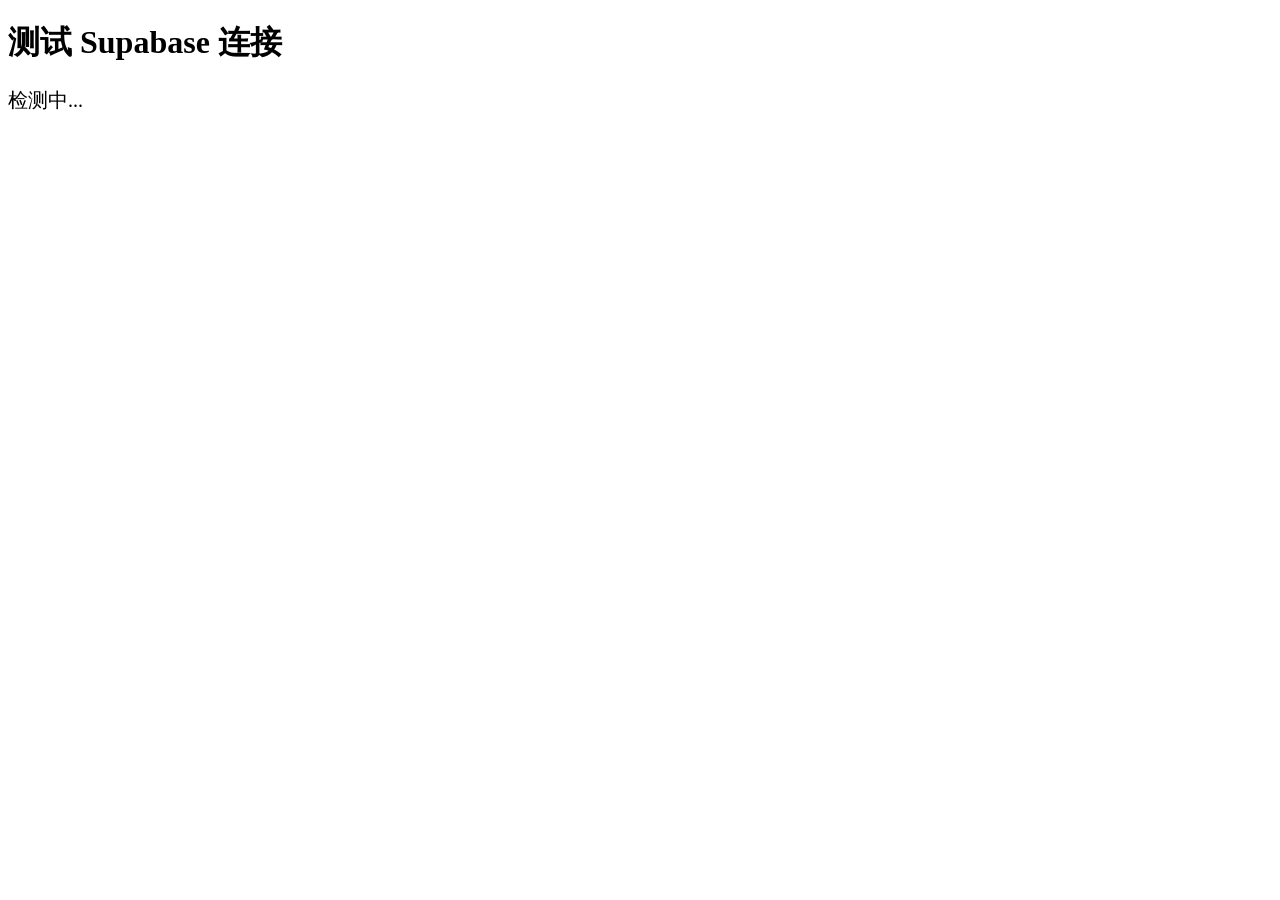
<file: mintest.html>
<!DOCTYPE html>
<html>
<head>
    <meta charset="UTF-8">
    <title>终极测试</title>
</head>
<body>
    <h1>测试 Supabase 连接</h1>
    <div id="result" style="font-size:20px;">检测中...</div>

    <script type="module">
        import { createClient } from 'https://esm.sh/@supabase/supabase-js@2';
        
        const SUPABASE_URL = 'https://jqubxwcjupapeaknfzpi.supabase.co';
        const SUPABASE_KEY = 'sb_publishable_MndnE02o-5Q5xN7_rNyIhQ_1Ur7k8cq';
        
        const supabase = createClient(SUPABASE_URL, SUPABASE_KEY);
        
        document.getElementById('result').innerHTML = 
            '✅ Supabase 客户端创建成功！<br>' + 
            '对象类型：' + typeof supabase;
        
        console.log('supabase:', supabase);
    </script>
</body>
</html>
</file>
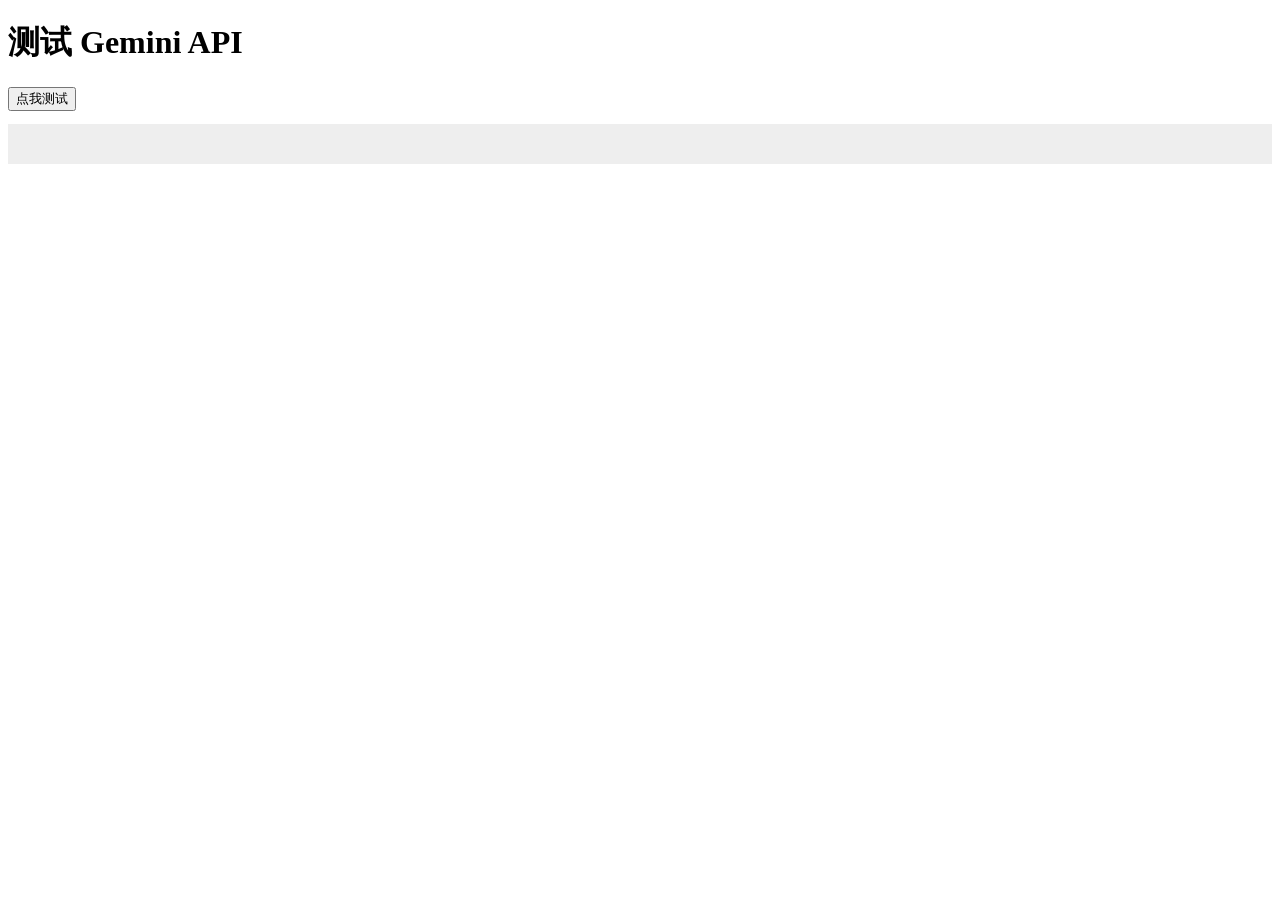
<file: test-gemini.html>
<!DOCTYPE html>
<html>
<head><meta charset="UTF-8"><title>测试 Gemini</title></head>
<body>
  <h1>测试 Gemini API</h1>
  <button onclick="test()">点我测试</button>
  <pre id="result" style="background:#eee;padding:20px;white-space:pre-wrap;"></pre>

  <script>
   const API_KEY = 'AQ.Ab8RN6LCqMwL3WTawAfAnMDel_IPgNeAefF9pw30BZFH9yvuVw'; // ⚠️ 改这里！

    async function test() {
      document.getElementById('result').textContent = '请求中...';
      try {
        const res = await fetch(
          `https://generativelanguage.googleapis.com/v1beta/models/gemini-2.5-flash:generateContent?key=${API_KEY}`,
          {
            method: 'POST',
            headers: {'Content-Type': 'application/json'},
            body: JSON.stringify({
              contents: [{parts: [{text: '你好，用一句话介绍草原放牧'}]}]
            })
          }
        );
        const data = await res.json();
        document.getElementById('result').textContent = JSON.stringify(data, null, 2);
      } catch (e) {
        document.getElementById('result').textContent = '错误：' + e.message;
      }
    }
  </script>
</body>
</html>
</file>
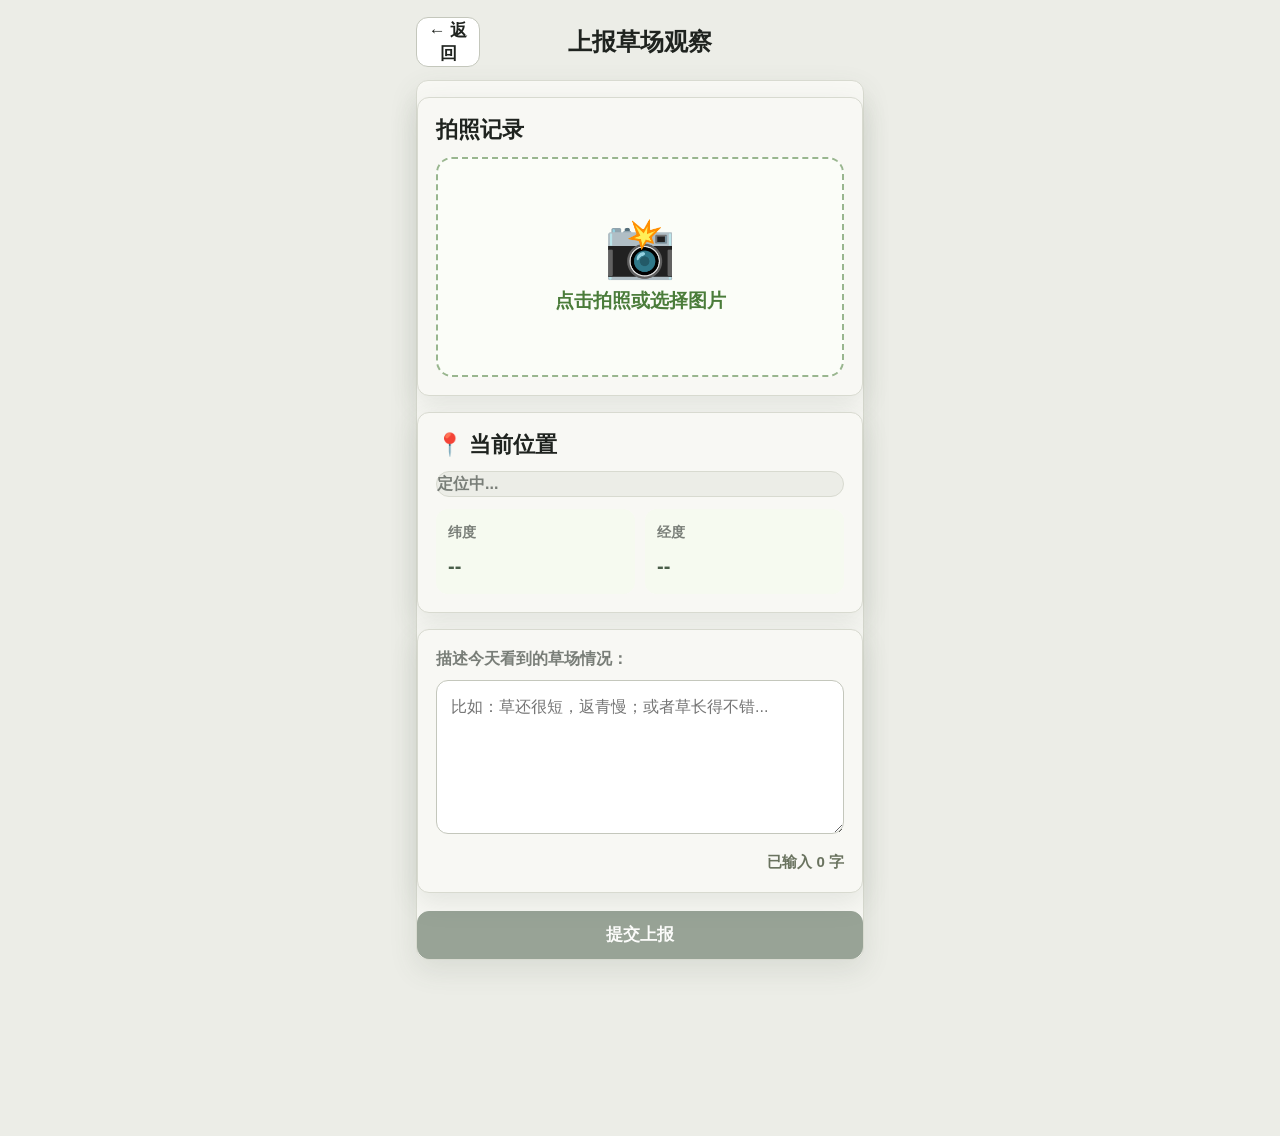
<file: upload.html>
<!doctype html>
<html lang="zh-CN">
<head>
  <meta charset="utf-8">
  <meta name="viewport" content="width=device-width, initial-scale=1">
  <title>上报草场观察 - 草原AI协作平台</title>
  <style>
    :root {
      --bg: #FAF6EC;
      --green: #4A7C3A;
      --orange: #E89253;
      --text: #253321;
      --muted: #6A735F;
      --card: #FFFFFF;
      --line: #DDE6D4;
      --soft-green: #EEF6E8;
      --disabled: #B9BDB1;
      --shadow: 0 10px 28px rgba(74, 124, 58, 0.14);
    }
    * { box-sizing: border-box; }
    body {
      margin: 0; min-height: 100vh;
      color: var(--text); background: var(--bg);
      font-family: -apple-system, BlinkMacSystemFont, "Segoe UI", "PingFang SC", "Microsoft YaHei", sans-serif;
      font-size: 16px;
    }
    .app { width: min(100%, 480px); margin: 0 auto; padding: 16px 16px 32px; }
    .topbar { display: grid; grid-template-columns: 72px 1fr 72px; align-items: center; min-height: 52px; margin-bottom: 12px; }
    .back-btn { width: 64px; min-height: 42px; border: 0; border-radius: 12px; color: var(--green); background: rgba(255,255,255,0.72); font-size: 17px; font-weight: 800; cursor: pointer; }
    .page-title { margin: 0; text-align: center; color: var(--green); font-size: 22px; line-height: 1.3; font-weight: 900; }
    .card { margin-top: 16px; padding: 18px; border-radius: 16px; background: var(--card); box-shadow: var(--shadow); }
    .section-title { margin: 0 0 12px; font-size: 20px; line-height: 1.3; font-weight: 900; }
    .photo-box { position: relative; min-height: 220px; overflow: hidden; border: 2px dashed rgba(74,124,58,0.55); border-radius: 16px; background: #FBFDF8; }
    .photo-box:focus-within { border-color: var(--green); box-shadow: 0 0 0 4px rgba(74,124,58,0.12); }
    .photo-input { position: absolute; width: 1px; height: 1px; opacity: 0; pointer-events: none; }
    .photo-trigger { position: absolute; inset: 0; display: grid; place-items: center; cursor: pointer; }
    .photo-empty { display: grid; place-items: center; gap: 10px; padding: 24px; text-align: center; color: var(--green); font-weight: 900; }
    .photo-icon { font-size: 58px; line-height: 1; }
    .photo-text { font-size: 19px; line-height: 1.45; }
    .preview-image { display: none; width: 100%; height: 100%; min-height: 220px; object-fit: cover; }
    .photo-box.has-image .photo-empty { display: none; }
    .photo-box.has-image .preview-image { display: block; }
    .remove-photo { position: absolute; top: 10px; right: 10px; display: none; width: 34px; min-height: 34px; border: 0; border-radius: 999px; color: #FFF; background: rgba(37,51,33,0.72); font-size: 24px; line-height: 1; cursor: pointer; z-index: 2; }
    .photo-box.has-image .remove-photo { display: grid; place-items: center; }
    .location-grid { display: grid; grid-template-columns: 1fr 1fr; gap: 10px; margin-top: 12px; }
    .location-item { padding: 12px; border-radius: 12px; background: #F6FAF0; }
    .location-label { display: block; color: var(--muted); font-size: 14px; font-weight: 700; }
    .location-value { display: block; margin-top: 6px; color: var(--green); font-size: 20px; font-weight: 900; }
    .location-status { margin: 0; color: var(--muted); line-height: 1.5; font-weight: 700; }
    .field-label { display: block; margin-bottom: 10px; font-size: 18px; line-height: 1.4; font-weight: 900; }
    textarea { width: 100%; min-height: 148px; resize: vertical; padding: 14px; border: 1px solid var(--line); border-radius: 16px; color: var(--text); background: #FBFDF8; font: inherit; line-height: 1.6; outline: none; }
    textarea:focus { border-color: var(--green); box-shadow: 0 0 0 4px rgba(74,124,58,0.12); }
    .counter { margin-top: 8px; text-align: right; color: var(--muted); font-size: 15px; font-weight: 700; }
    .submit-btn, .success-btn { width: 100%; min-height: 58px; border: 0; border-radius: 12px; font-size: 18px; font-weight: 900; cursor: pointer; }
    .submit-btn { margin-top: 18px; color: #FFF; background: var(--green); }
    .submit-btn:disabled { color: #FFF; background: var(--disabled); cursor: not-allowed; }
    .success-view { display: none; margin-top: 18px; text-align: center; }
    .success-icon { font-size: 72px; line-height: 1; }
    .success-view h2 { margin: 12px 0 16px; color: var(--green); font-size: 28px; line-height: 1.3; font-weight: 900; }
    .ai-card { padding: 18px; border-radius: 16px; background: var(--soft-green); text-align: left; box-shadow: var(--shadow); }
    .ai-card h3 { margin: 0 0 10px; color: var(--green); font-size: 21px; line-height: 1.3; font-weight: 900; }
    .ai-card p { margin: 0; color: var(--text); line-height: 1.75; white-space: pre-line; font-weight: 650; }
    .ai-loading { display: inline-block; color: var(--muted); }
    .ai-loading::after { content: '...'; animation: dots 1.5s infinite; }
    @keyframes dots {
      0%, 20% { content: '.'; }
      40% { content: '..'; }
      60%, 100% { content: '...'; }
    }
    .success-actions { display: grid; grid-template-columns: 1fr 1fr; gap: 12px; margin-top: 16px; }
    .success-btn.primary { color: #FFF; background: var(--green); }
    .success-btn.secondary { color: var(--green); border: 2px solid var(--green); background: #FFF; }
    .toast { position: fixed; top: 20px; left: 50%; transform: translateX(-50%); padding: 16px 24px; border-radius: 12px; color: #FFF; font-weight: 900; font-size: 15px; line-height: 1.5; box-shadow: 0 8px 24px rgba(0,0,0,0.2); z-index: 9999; max-width: 90%; text-align: center; white-space: pre-line; }
    .toast.success { background: #4A7C3A; }
    .toast.error { background: #D9534F; }
    .toast.info { background: #5B7FB8; }
    @media (max-width: 360px) {
      .topbar { grid-template-columns: 64px 1fr 64px; }
      .location-grid, .success-actions { grid-template-columns: 1fr; }
    }
  </style>
  <link rel="stylesheet" href="/theme.css" />
</head>
<body>
  <main class="app">
    <header class="topbar">
      <button class="back-btn" type="button" onclick="goBack()">← 返回</button>
      <h1 class="page-title">上报草场观察</h1>
      <div aria-hidden="true"></div>
    </header>

    <section id="formView">
      <section class="card">
        <h2 class="section-title">拍照记录</h2>
        <div id="photoBox" class="photo-box">
          <input id="photoInput" class="photo-input" type="file" accept="image/*" capture="environment">
          <label class="photo-trigger" for="photoInput">
            <div class="photo-empty">
              <div class="photo-icon">📸</div>
              <div class="photo-text">点击拍照或选择图片</div>
            </div>
            <img id="previewImage" class="preview-image" alt="预览">
          </label>
          <button id="removePhoto" class="remove-photo" type="button">×</button>
        </div>
      </section>

      <section class="card">
        <h2 class="section-title">📍 当前位置</h2>
        <p id="locationStatus" class="location-status">定位中...</p>
        <div class="location-grid">
          <div class="location-item">
            <span class="location-label">纬度</span>
            <span id="latitudeText" class="location-value">--</span>
          </div>
          <div class="location-item">
            <span class="location-label">经度</span>
            <span id="longitudeText" class="location-value">--</span>
          </div>
        </div>
      </section>

      <section class="card">
        <label class="field-label" for="descriptionInput">描述今天看到的草场情况：</label>
        <textarea id="descriptionInput" rows="5" placeholder="比如：草还很短，返青慢；或者草长得不错..."></textarea>
        <div id="charCounter" class="counter">已输入 0 字</div>
      </section>

      <button id="submitButton" class="submit-btn" type="button" disabled>提交上报</button>
    </section>

    <section id="successView" class="success-view">
      <div class="success-icon">✅</div>
      <h2>上报成功！</h2>
      <article class="ai-card">
        <h3>🌱 AI放牧建议</h3>
        <p id="aiSuggestionText"><span class="ai-loading">AI 正在分析中</span></p>
      </article>
      <div class="success-actions">
        <button class="success-btn primary" type="button" onclick="resetReport()">📸 再上报一次</button>
        <button class="success-btn secondary" type="button" onclick="goHome()">🏠 返回首页</button>
      </div>
    </section>
  </main>

  <script type="module">
    import { createClient } from 'https://esm.sh/@supabase/supabase-js@2';
    const SUPABASE_URL = 'https://jqubxwcjupapeaknfzpi.supabase.co';
    const SUPABASE_KEY = 'sb_publishable_MndnE02o-5Q5xN7_rNyIhQ_1Ur7k8cq';
    const supabase = createClient(SUPABASE_URL, SUPABASE_KEY);

    // 🤖 Gemini API 配置
    const GEMINI_API_KEY = 'AQ.Ab8RN6LCqMwL3WTawAfAnMDel_IPgNeAefF9pw30BZFH9yvuVw';
    const GEMINI_MODEL = 'gemini-2.5-flash';

    // 🌟 页面顶部浮动提示
    function showToast(msg, type = 'info', duration = 5000) {
      const toast = document.createElement("div");
      toast.className = `toast ${type}`;
      toast.textContent = msg;
      document.body.appendChild(toast);
      setTimeout(() => toast.remove(), duration);
      console.log(`[${type.toUpperCase()}]`, msg);
    }

    const formView = document.querySelector("#formView");
    const successView = document.querySelector("#successView");
    const photoBox = document.querySelector("#photoBox");
    const photoInput = document.querySelector("#photoInput");
    const previewImage = document.querySelector("#previewImage");
    const removePhoto = document.querySelector("#removePhoto");
    const locationStatus = document.querySelector("#locationStatus");
    const latitudeText = document.querySelector("#latitudeText");
    const longitudeText = document.querySelector("#longitudeText");
    const descriptionInput = document.querySelector("#descriptionInput");
    const charCounter = document.querySelector("#charCounter");
    const submitButton = document.querySelector("#submitButton");
    const aiSuggestionText = document.querySelector("#aiSuggestionText");

    let selectedFile = null;
    let currentLat = 43.85;
    let currentLng = 116.05;

    if (!supabase) {
      showToast("❌ Supabase 未加载！", 'error', 10000);
    } else {
      console.log('✅ Supabase 客户端已加载');
    }

    window.goBack = function() {
      if (window.history.length > 1) history.back();
      else window.location.href = "weather.html";
    };
    window.goHome = function() {
      window.location.href = "weather.html";
    };
    window.resetReport = function() {
      selectedFile = null;
      photoInput.value = "";
      previewImage.removeAttribute("src");
      photoBox.classList.remove("has-image");
      descriptionInput.value = "";
      charCounter.textContent = "已输入 0 字";
      submitButton.textContent = "提交上报";
      aiSuggestionText.innerHTML = '<span class="ai-loading">AI 正在分析中</span>';
      updateSubmitState();
      successView.style.display = "none";
      formView.style.display = "block";
      getLocation();
    };

    photoInput.addEventListener("change", () => {
      const file = photoInput.files && photoInput.files[0];
      if (!file) return;
      selectedFile = file;
      previewImage.src = URL.createObjectURL(file);
      photoBox.classList.add("has-image");
      updateSubmitState();
    });

    removePhoto.addEventListener("click", (event) => {
      event.preventDefault();
      event.stopPropagation();
      selectedFile = null;
      photoInput.value = "";
      previewImage.removeAttribute("src");
      photoBox.classList.remove("has-image");
      updateSubmitState();
    });

    function getLocation() {
      if (!navigator.geolocation) { useDefaultLocation(); return; }
      locationStatus.textContent = "定位中...";
      navigator.geolocation.getCurrentPosition(
        (position) => {
          currentLat = position.coords.latitude;
          currentLng = position.coords.longitude;
          locationStatus.textContent = "已获取当前位置";
          latitudeText.textContent = `${currentLat.toFixed(2)}°N`;
          longitudeText.textContent = `${currentLng.toFixed(2)}°E`;
        },
        () => useDefaultLocation(),
        { enableHighAccuracy: true, timeout: 8000, maximumAge: 60000 }
      );
    }

    function useDefaultLocation() {
      locationStatus.textContent = "定位失败，使用默认位置：43.85°N, 116.05°E";
      latitudeText.textContent = "43.85°N";
      longitudeText.textContent = "116.05°E";
      currentLat = 43.85;
      currentLng = 116.05;
    }

    descriptionInput.addEventListener("input", () => {
      const count = descriptionInput.value.trim().length;
      charCounter.textContent = `已输入 ${count} 字`;
      updateSubmitState();
    });

    function updateSubmitState() {
      const hasImage = Boolean(selectedFile);
      const hasDescription = descriptionInput.value.trim().length > 0;
      submitButton.disabled = !(hasImage || hasDescription);
    }

    // 🖼️ 把图片文件转成 Base64
    function fileToBase64(file) {
      return new Promise((resolve, reject) => {
        const reader = new FileReader();
        reader.onload = () => {
          // reader.result 是 "[data-uri]" 形式
          const base64 = reader.result.split(',')[1];
          const mimeType = file.type || 'image/jpeg';
          resolve({ base64, mimeType });
        };
        reader.onerror = reject;
        reader.readAsDataURL(file);
      });
    }

    // 🤖 调用 Gemini API 生成放牧建议
    async function getGeminiSuggestion(description, file, lat, lng) {
      const prompt = `你是一位经验丰富的草原牧业专家，正在协助内蒙古锡林郭勒盟的牧民进行可持续放牧决策。

【牧民观察信息】
- 位置：北纬 ${lat.toFixed(2)}°，东经 ${lng.toFixed(2)}°
- 牧民描述：${description || '（未填写描述）'}
${file ? '- 牧民同时上传了一张草场照片，请仔细观察照片中的草场返青情况、植被密度、土壤状况等。' : ''}

【你的任务】
请基于${file ? '照片和' : ''}牧民描述，给出 3 条具体、可执行的放牧建议。

【输出要求】
- 用简短朴实的中文，每条建议 1-2 句话
- 牧民文化水平不高，避免使用复杂术语
- 格式严格按照下面这样：

根据你的描述${file ? '和照片' : ''}，[一句话总结当前草场状况]。建议：
1. [第一条建议]
2. [第二条建议]
3. [第三条建议]`;

      // 构造请求体
      const parts = [{ text: prompt }];
      
      // 如果有图片，加入图片
      if (file) {
        const { base64, mimeType } = await fileToBase64(file);
        parts.push({
          inline_data: {
            mime_type: mimeType,
            data: base64
          }
        });
      }

      const url = `https://generativelanguage.googleapis.com/v1beta/models/${GEMINI_MODEL}:generateContent?key=${GEMINI_API_KEY}`;
      
      const res = await fetch(url, {
        method: 'POST',
        headers: { 'Content-Type': 'application/json' },
        body: JSON.stringify({
          contents: [{ parts }],
          generationConfig: {
  temperature: 0.7,
  maxOutputTokens: 2048,
  thinkingConfig: {
    thinkingBudget: 0
  }
}
        })
      });

      const data = await res.json();
      console.log('🤖 Gemini 返回:', data);

      if (data.error) {
        throw new Error(`Gemini API 错误: ${data.error.message}`);
      }

      const text = data?.candidates?.[0]?.content?.parts?.[0]?.text;
      if (!text) {
        throw new Error('Gemini 未返回有效内容');
      }
      return text.trim();
    }

    // 🌟 提交逻辑：上传图片 → 保存数据库 → 调用 Gemini → 显示建议
    submitButton.addEventListener("click", async () => {
      if (submitButton.disabled) return;

      submitButton.disabled = true;
      submitButton.textContent = "上传中...";
      showToast("📤 正在上传...", 'info', 2000);

      try {
        // 第 1 步：上传图片到 Supabase Storage
        let photoUrl = null;
        if (selectedFile) {
          console.log('开始上传图片:', selectedFile.name);
          const fileName = `${Date.now()}-${selectedFile.name.replace(/[^a-zA-Z0-9._-]/g, '_')}`;
          const { data: uploadData, error: uploadError } = await supabase
            .storage.from('photos').upload(fileName, selectedFile);
          
          if (uploadError) {
            throw new Error(`图片上传失败: ${uploadError.message}`);
          }
          const { data: urlData } = supabase.storage.from('photos').getPublicUrl(fileName);
          photoUrl = urlData.publicUrl;
          console.log('✅ 图片URL:', photoUrl);
        }

        // 第 2 步：先把观察记录存进数据库（AI 建议先标记"分析中"）
        submitButton.textContent = "保存数据中...";
        const insertData = {
          photo_url: photoUrl,
          description: descriptionInput.value.trim() || '无描述',
          ai_suggestion: 'AI 分析中...',
          latitude: currentLat,
          longitude: currentLng
        };

        const { data: dbData, error: dbError } = await supabase
          .from('observations')
          .insert([insertData])
          .select();

        if (dbError) {
          throw new Error(`数据库错误: ${dbError.message}`);
        }
        console.log('✅ 数据已保存:', dbData);
        const observationId = dbData[0].id;

        // 第 3 步：上报成功，立即显示成功页（AI 建议位置先显示"分析中"）
        showToast("🎉 上报成功！AI 正在分析...", 'success', 2500);
        formView.style.display = "none";
        successView.style.display = "block";
        aiSuggestionText.innerHTML = '<span class="ai-loading">AI 正在分析中</span>';
        window.scrollTo(0, 0);

        // 第 4 步：调用 Gemini 生成真实建议
        try {
          const suggestion = await getGeminiSuggestion(
            descriptionInput.value.trim(),
            selectedFile,
            currentLat,
            currentLng
          );
          console.log('✅ AI 建议:', suggestion);

          // 显示建议
          aiSuggestionText.textContent = suggestion;

          // 第 5 步：把真实建议更新回数据库
          const { error: updateError } = await supabase
            .from('observations')
            .update({ ai_suggestion: suggestion })
            .eq('id', observationId);
          
          if (updateError) {
            console.warn('⚠️ AI 建议未能更新到数据库:', updateError);
          } else {
            console.log('✅ AI 建议已更新到数据库');
          }

        } catch (aiErr) {
          console.error('❌ AI 分析失败:', aiErr);
          aiSuggestionText.textContent = `⚠️ AI 暂时无法生成建议\n\n错误：${aiErr.message}\n\n请稍后再试，或参考你自己的经验做决策。`;
        }

      } catch (err) {
        console.error('提交失败:', err);
        showToast(`❌ 上传失败\n${err.message || err}`, 'error', 8000);
        submitButton.disabled = false;
        submitButton.textContent = "提交上报";
      }
    });

    getLocation();
    updateSubmitState();
  </script>
</body>
</html>
</file>
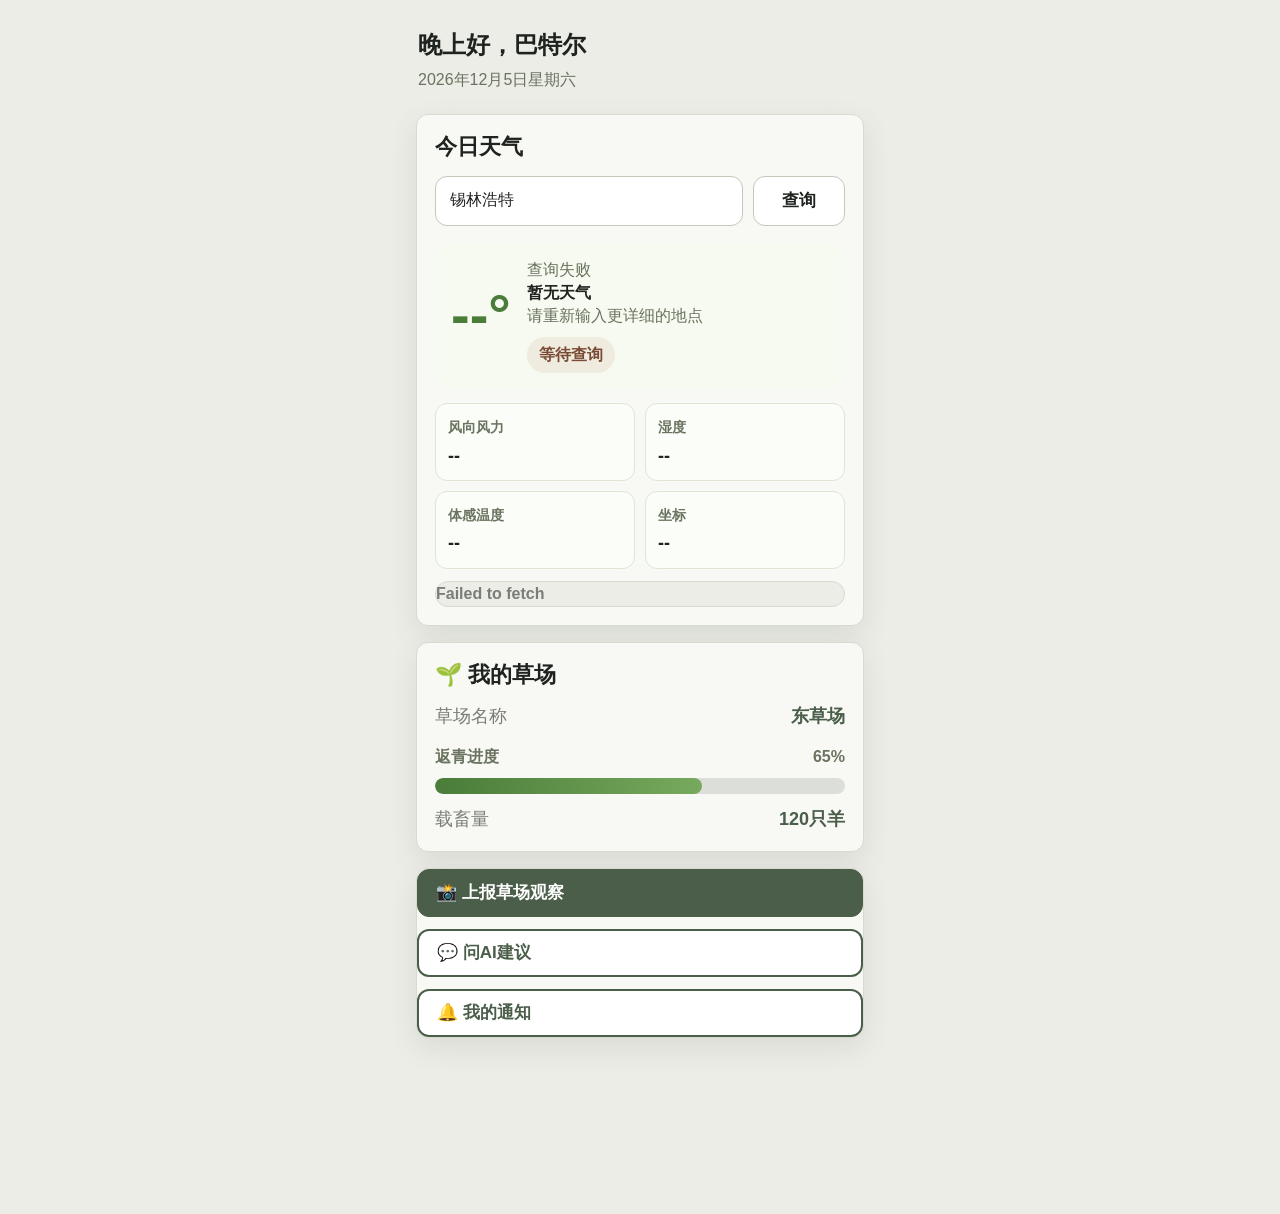
<file: weather.html>
<!doctype html>
<html lang="zh-CN">
<head>
  <meta charset="utf-8">
  <meta name="viewport" content="width=device-width, initial-scale=1">
  <title>草原AI协作平台 - 牧民端首页</title>
  <style>
    /* 全局变量：把平台的主色、强调色、背景色集中管理，后续改主题更方便 */
    :root {
      --bg: #FAF6EC;
      --green: #4A7C3A;
      --orange: #E89253;
      --text: #253321;
      --muted: #6A735F;
      --card: #FFFFFF;
      --line: #DDE6D4;
      --shadow: 0 10px 28px rgba(74, 124, 58, 0.14);
    }

    /* 统一盒模型，避免 padding 撑破移动端宽度 */
    * {
      box-sizing: border-box;
    }

    /* 页面移动端优先：米白背景、基础字号 16px、内容最大 480px 居中 */
    body {
      margin: 0;
      min-height: 100vh;
      color: var(--text);
      background: var(--bg);
      font-family: -apple-system, BlinkMacSystemFont, "Segoe UI", "PingFang SC", "Microsoft YaHei", sans-serif;
      font-size: 16px;
    }

    /* 首页容器：手机上左右留 16px，宽屏时保持 480px 的手机布局 */
    .app {
      width: min(100%, 480px);
      margin: 0 auto;
      padding: 22px 16px 32px;
    }

    /* 每个业务模块都使用大圆角卡片，形成清晰的触控区域 */
    .card {
      margin-top: 16px;
      padding: 18px;
      border-radius: 16px;
      background: var(--card);
      box-shadow: var(--shadow);
    }

    /* 欢迎栏不使用白色卡片，让首页开头更轻、更像移动端工作台 */
    .welcome {
      padding: 8px 2px 6px;
    }

    .welcome h1 {
      margin: 0;
      color: var(--green);
      font-size: 30px;
      line-height: 1.2;
      font-weight: 800;
      letter-spacing: 0;
    }

    .welcome p {
      margin: 8px 0 0;
      color: var(--muted);
      font-size: 17px;
      line-height: 1.5;
    }

    /* 卡片标题统一样式，保证草场、天气等模块一眼能扫到 */
    .section-title {
      margin: 0 0 14px;
      font-size: 21px;
      line-height: 1.3;
      font-weight: 800;
      letter-spacing: 0;
    }

    /* 天气查询表单：输入框和按钮并排，适合单手快速查询 */
    .weather-form {
      display: grid;
      grid-template-columns: 1fr 92px;
      gap: 10px;
      margin-bottom: 16px;
    }

    .weather-form input {
      width: 100%;
      min-width: 0;
      height: 50px;
      padding: 0 14px;
      border: 1px solid var(--line);
      border-radius: 12px;
      color: var(--text);
      background: #FBFDF8;
      font: inherit;
      outline: none;
    }

    .weather-form input:focus {
      border-color: var(--green);
      box-shadow: 0 0 0 4px rgba(74, 124, 58, 0.12);
    }

    /* 页面所有按钮基础字号 18px，便于户外手机操作 */
    button {
      min-height: 50px;
      border-radius: 12px;
      border: 0;
      font: inherit;
      font-size: 18px;
      font-weight: 800;
      cursor: pointer;
    }

    button:disabled {
      cursor: progress;
      opacity: 0.72;
    }

    .search-btn {
      color: #FFFFFF;
      background: var(--green);
    }

    /* 天气主信息：温度大号展示，状态和放牧建议放在右侧 */
    .weather-main {
      display: grid;
      grid-template-columns: auto 1fr;
      gap: 16px;
      align-items: center;
      padding: 16px;
      border-radius: 16px;
      background: #F6FAF0;
    }

    .temperature {
      color: var(--green);
      font-size: 56px;
      line-height: 1;
      font-weight: 900;
      letter-spacing: 0;
    }

    .weather-info p {
      margin: 0;
      line-height: 1.45;
    }

    .location {
      color: var(--muted);
      font-size: 15px;
    }

    .weather-name {
      margin-top: 4px;
      font-size: 22px;
      font-weight: 800;
    }

    .weather-place {
      margin-top: 6px;
      color: var(--muted);
      font-size: 15px;
      line-height: 1.45;
    }

    .weather-details {
      display: grid;
      grid-template-columns: 1fr 1fr;
      gap: 10px;
      margin-top: 14px;
    }

    .weather-detail {
      padding: 12px;
      border-radius: 12px;
      background: #FBFDF8;
      border: 1px solid var(--line);
    }

    .weather-detail span {
      display: block;
      color: var(--muted);
      font-size: 14px;
      font-weight: 700;
    }

    .weather-detail strong {
      display: block;
      margin-top: 5px;
      color: var(--text);
      font-size: 18px;
      line-height: 1.35;
      font-weight: 900;
    }

    /* 放牧判断标签：绿色代表适合，橙色代表需要注意 */
    .grazing-tag {
      display: inline-flex;
      align-items: center;
      min-height: 36px;
      margin-top: 10px;
      padding: 0 12px;
      border-radius: 999px;
      color: #FFFFFF;
      background: var(--green);
      font-weight: 800;
    }

    .grazing-tag.warning {
      background: var(--orange);
    }

    .weather-status {
      min-height: 24px;
      margin-top: 12px;
      color: #A95826;
      font-weight: 700;
      line-height: 1.5;
    }

    /* 草场信息行：左侧标签、右侧数值，保持阅读顺序稳定 */
    .pasture-row {
      display: flex;
      align-items: center;
      justify-content: space-between;
      gap: 12px;
      margin-top: 12px;
      font-size: 18px;
      line-height: 1.5;
    }

    .pasture-label {
      color: var(--muted);
    }

    .pasture-value {
      font-weight: 800;
    }

    /* 返青进度条：外层是浅色轨道，内层通过 JS/CSS 百分比控制宽度 */
    .progress-wrap {
      margin-top: 14px;
    }

    .progress-head {
      display: flex;
      align-items: center;
      justify-content: space-between;
      margin-bottom: 8px;
      color: var(--muted);
      font-size: 16px;
      font-weight: 700;
    }

    .progress-track {
      width: 100%;
      height: 16px;
      overflow: hidden;
      border-radius: 999px;
      background: #E8EEDC;
    }

    .progress-bar {
      width: 65%;
      height: 100%;
      border-radius: inherit;
      background: linear-gradient(90deg, var(--green), #77A95D);
    }

    /* 功能按钮区：三个大按钮纵向排列，保证拇指可点区域充足 */
    .actions {
      display: grid;
      gap: 12px;
      margin-top: 16px;
    }

    .action-btn {
      width: 100%;
      min-height: 64px;
      padding: 0 18px;
      text-align: left;
    }

    .action-btn.primary {
      color: #FFFFFF;
      background: var(--green);
    }

    .action-btn.secondary {
      color: var(--green);
      border: 2px solid var(--green);
      background: #FFFFFF;
    }

    .action-btn:active {
      transform: translateY(1px);
    }

    /* 窄屏兜底：如果设备很小，天气表单自动上下排列，避免文字拥挤 */
    @media (max-width: 360px) {
      .weather-form,
      .weather-main {
        grid-template-columns: 1fr;
      }

      .temperature {
        font-size: 50px;
      }
    }
  </style>
  <link rel="stylesheet" href="/theme.css" />
</head>
<body>
  <main class="app">
    <!-- 1. 欢迎栏：问候语和日期都由 JS 根据当前时间动态生成 -->
    <header class="welcome">
      <h1 id="greeting">早上好，巴特尔</h1>
      <p id="todayText">正在生成日期...</p>
    </header>

    <!-- 2. 天气卡片：保留城市查询能力，并加入是否适合放牧的业务判断 -->
    <section class="card" aria-labelledby="weatherTitle">
      <h2 id="weatherTitle" class="section-title">今日天气</h2>

      <form id="weatherForm" class="weather-form">
        <input id="cityInput" type="search" value="锡林浩特" placeholder="输入城市" autocomplete="off" required>
        <button id="searchButton" class="search-btn" type="submit">查询</button>
      </form>

      <div id="weatherResult" class="weather-main">
        <div id="temperature" class="temperature">--°</div>
        <div class="weather-info">
          <p id="location" class="location">正在获取位置...</p>
          <p id="weatherName" class="weather-name">天气加载中</p>
          <p id="weatherPlace" class="weather-place">请确认查询地点</p>
          <span id="grazingTag" class="grazing-tag">判断中</span>
        </div>
      </div>

      <div class="weather-details">
        <div class="weather-detail">
          <span>风向风力</span>
          <strong id="windText">--</strong>
        </div>
        <div class="weather-detail">
          <span>湿度</span>
          <strong id="humidityText">--</strong>
        </div>
        <div class="weather-detail">
          <span>体感温度</span>
          <strong id="feelsLikeText">--</strong>
        </div>
        <div class="weather-detail">
          <span>坐标</span>
          <strong id="coordText">--</strong>
        </div>
      </div>

      <div id="weatherStatus" class="weather-status" role="status" aria-live="polite"></div>
    </section>

    <!-- 3. 草场状态卡片：展示牧民最关心的草场名称、返青进度和载畜量 -->
    <section class="card" aria-labelledby="pastureTitle">
      <h2 id="pastureTitle" class="section-title">🌱 我的草场</h2>

      <div class="pasture-row">
        <span class="pasture-label">草场名称</span>
        <span class="pasture-value">东草场</span>
      </div>

      <div class="progress-wrap">
        <div class="progress-head">
          <span>返青进度</span>
          <span>65%</span>
        </div>
        <div class="progress-track" aria-label="返青进度 65%">
          <div class="progress-bar"></div>
        </div>
      </div>

      <div class="pasture-row">
        <span class="pasture-label">载畜量</span>
        <span class="pasture-value">120只羊</span>
      </div>
    </section>

    <!-- 4. 功能按钮区：后续可接入拍照上报、AI问答、通知中心 -->
    <section class="actions" aria-label="功能入口">
      <button class="action-btn primary" type="button" onclick="goUpload()">📸 上报草场观察</button>
      <button class="action-btn secondary" type="button" onclick="showDeveloping()">💬 问AI建议</button>
      <button class="action-btn secondary" type="button" onclick="showDeveloping()">🔔 我的通知</button>
    </section>
  </main>

  <script>
    /*
      和风天气 API 配置：
      API Key 放在 JS 顶部，后续如果要换 Key，只需要改这里。
    */
    const QWEATHER_HOST = "me6vhh6cn3.re.qweatherapi.com";
    const QWEATHER_KEY = "d620828c05bd441c9c516a5badb85866";

    /* 获取页面上的常用元素，后续更新内容时直接复用 */
    const greeting = document.querySelector("#greeting");
    const todayText = document.querySelector("#todayText");
    const weatherForm = document.querySelector("#weatherForm");
    const cityInput = document.querySelector("#cityInput");
    const searchButton = document.querySelector("#searchButton");
    const temperature = document.querySelector("#temperature");
    const locationText = document.querySelector("#location");
    const weatherName = document.querySelector("#weatherName");
    const weatherPlace = document.querySelector("#weatherPlace");
    const grazingTag = document.querySelector("#grazingTag");
    const windText = document.querySelector("#windText");
    const humidityText = document.querySelector("#humidityText");
    const feelsLikeText = document.querySelector("#feelsLikeText");
    const coordText = document.querySelector("#coordText");
    const weatherStatus = document.querySelector("#weatherStatus");

    /*
      初始化欢迎栏：
      0-10 点显示早上好，11-13 点显示中午好，其余时间显示晚上好。
      日期使用浏览器本地时间生成，适配手机上的系统时区。
    */
    function updateWelcome() {
      const now = new Date();
      const hour = now.getHours();
      let greetingWord = "晚上好";

      if (hour >= 5 && hour < 11) {
        greetingWord = "早上好";
      } else if (hour >= 11 && hour < 14) {
        greetingWord = "中午好";
      }

      greeting.textContent = `${greetingWord}，巴特尔`;
      todayText.textContent = now.toLocaleDateString("zh-CN", {
        year: "numeric",
        month: "long",
        day: "numeric",
        weekday: "long"
      });
    }

    /*
      天气表单提交：
      先根据城市名查询经纬度，再用经纬度查询实时天气。
    */
    weatherForm.addEventListener("submit", async (event) => {
      event.preventDefault();

      const city = cityInput.value.trim();
      if (!city) {
        setWeatherStatus("请输入城市名。");
        return;
      }

      setLoading(true);
      setWeatherStatus("查询中...");

      try {
        const place = await findPlace(city);
        const weather = await getWeather(place.lat, place.lon);
        renderWeather(place, weather);
        setWeatherStatus("");
      } catch (error) {
        clearWeatherResult();
        setWeatherStatus(error.message || "天气查询失败，请稍后再试。");
      } finally {
        setLoading(false);
      }
    });

    /*
      查询城市经纬度：
      使用和风天气 GeoAPI，支持中国乡镇级地名。
      这里只去掉输入前后的空白，不做额外过滤，避免影响“乌兰镇”“察汗诺镇”等地名。
    */
    async function findPlace(city) {
      const url = new URL(`https://${QWEATHER_HOST}/geo/v2/city/lookup`);
      url.search = new URLSearchParams({
        location: city,
        key: QWEATHER_KEY
      });

      const response = await fetch(url);
      if (!response.ok) {
        throw new Error("城市查询服务暂时不可用。");
      }

      const data = await response.json();
      if (data.code !== "200" || !data.location || data.location.length === 0) {
        throw new Error("未找到该地点，请尝试更详细的地名（如：青海省海西州乌兰镇）");
      }

      return data.location[0];
    }

    /*
      查询实时天气：
      和风天气实时天气接口要求 location 参数为“经度,纬度”，注意 lon 在前、lat 在后。
    */
    async function getWeather(latitude, longitude) {
      const lat = Number(latitude).toFixed(2);
      const lon = Number(longitude).toFixed(2);
      const url = new URL(`https://${QWEATHER_HOST}/v7/weather/now`);
      url.search = new URLSearchParams({
        location: `${lon},${lat}`,
        key: QWEATHER_KEY
      });

      const response = await fetch(url);
      if (!response.ok) {
        throw new Error("天气服务暂时不可用。");
      }

      const data = await response.json();
      if (data.code !== "200" || !data.now) {
        throw new Error("天气查询失败，请稍后再试。");
      }

      return data;
    }

    /*
      渲染天气卡片：
      显示和风天气返回的温度、天气、风向风力、湿度、体感温度和坐标确认信息。
    */
    function renderWeather(place, weather) {
      const now = weather.now;
      const temp = Number(now.temp);
      const lat = Number(place.lat).toFixed(2);
      const lon = Number(place.lon).toFixed(2);
      const adm2 = place.adm2 ? `，${place.adm2}` : "";
      const adm1 = place.adm1 ? `，${place.adm1}` : "";
      const advice = getGrazingAdvice(now);

      temperature.textContent = `${temp}°`;
      locationText.textContent = `${place.name}${adm2}${adm1}`;
      weatherName.textContent = now.text;
      weatherPlace.textContent = `已匹配：${place.name}${adm2}${adm1}`;
      windText.textContent = `${now.windDir} ${now.windScale}级`;
      humidityText.textContent = `${now.humidity}%`;
      feelsLikeText.textContent = `${now.feelsLike}°C`;
      coordText.textContent = `${lat}, ${lon}`;
      grazingTag.textContent = advice.text;
      grazingTag.classList.toggle("warning", !advice.good);
    }

    /*
      放牧建议：
      根据天气文字、温度和风力给出简单判断。
    */
    function getGrazingAdvice(now) {
      const temp = Number(now.temp);
      const windScale = Number(String(now.windScale).match(/\d+/)?.[0] || 0);
      const weather = now.text || "";
      const hasRainSnowThunder = /雨|雪|雷/.test(weather);
      const isClearOrCloudy = /晴|多云/.test(weather);

      if (temp < -10) {
        return { text: "🥶 极端天气，加强照看", good: false };
      }

      if (temp > 30) {
        return { text: "🥵 极端天气，加强照看", good: false };
      }

      if (windScale >= 6) {
        return { text: "💨 风力较大，注意安全", good: false };
      }

      if (hasRainSnowThunder) {
        return { text: "⚠️ 不建议放牧，注意牲畜防寒/防雨", good: false };
      }

      if (isClearOrCloudy && temp >= 5 && temp <= 25) {
        return { text: "☀️ 适宜放牧", good: true };
      }

      return { text: "请结合草场情况谨慎放牧", good: false };
    }

    /*
      查询失败时清空旧数据，避免用户误以为上一次天气就是当前地点天气。
    */
    function clearWeatherResult() {
      temperature.textContent = "--°";
      locationText.textContent = "查询失败";
      weatherName.textContent = "暂无天气";
      weatherPlace.textContent = "请重新输入更详细的地点";
      windText.textContent = "--";
      humidityText.textContent = "--";
      feelsLikeText.textContent = "--";
      coordText.textContent = "--";
      grazingTag.textContent = "等待查询";
      grazingTag.classList.add("warning");
    }

    /* 控制查询按钮的加载态，避免重复点击造成多次请求 */
    function setLoading(isLoading) {
      searchButton.disabled = isLoading;
      searchButton.textContent = isLoading ? "查询中..." : "查询";
    }

    /* 在天气卡片底部显示查询提示或错误信息 */
    function setWeatherStatus(message) {
      weatherStatus.textContent = message;
    }

    /* 功能按钮占位逻辑：等后续功能完成后，可以替换成页面跳转或弹窗 */
    function showDeveloping() {
      alert("功能开发中");
    }

    /* 跳转到拍照上报页面 */
    function goUpload() {
      window.location.href = "upload.html";
    }

    /* 页面进入时立即更新欢迎栏，并默认查询锡林浩特天气，更贴近草原场景 */
    updateWelcome();
    weatherForm.dispatchEvent(new Event("submit"));
  </script>
</body>
</html>
</file>
<file: theme.css>
/* ═══════════════════════════════════════
   Grassland App — Morning Mist Mobile Theme
   基准来自 grassland-admin/src/theme.css
   ═══════════════════════════════════════ */

:root {
  --bg-page: #ECEDE7;
  --bg-card: #F8F8F4;
  --bg-elevated: #FFFFFF;
  --border: #D8DAD0;
  --border-strong: #C4C7BC;
  --primary: #4A5E4A;
  --primary-hover: #384C39;
  --primary-text: #FFFFFF;
  --success: #9DB29D;
  --warning: #B87A5A;
  --danger: #B87A5A;
  --text: #1F231F;
  --text-muted: #797E78;
  --text-light: #A8ACA5;
  --radius: 12px;
  --radius-btn: 12px;
  --radius-pill: 999px;
  --font-serif: "Songti SC", "STSong", "Noto Serif SC", serif;
  --font-sans: -apple-system, BlinkMacSystemFont, "PingFang SC", "Microsoft YaHei", "Source Sans 3", sans-serif;
  --shadow-soft: 0 10px 28px rgba(74, 94, 74, 0.12);
  --shadow-touch: 0 6px 16px rgba(74, 94, 74, 0.16);
}

* {
  box-sizing: border-box;
}

html,
body {
  background: var(--bg-page) !important;
  color: var(--text) !important;
  font-family: var(--font-sans) !important;
  font-size: 16px !important;
  line-height: 1.6 !important;
  -webkit-font-smoothing: antialiased;
  text-rendering: optimizeLegibility;
}

body {
  min-height: 100vh;
  min-height: 100dvh;
}

body,
#appContent,
.page,
.app,
.container,
.wrapper {
  padding-bottom: calc(88px + env(safe-area-inset-bottom, 0px)) !important;
}

#appContent {
  width: min(100%, 480px) !important;
  margin: 0 auto !important;
  padding-left: 16px !important;
  padding-right: 16px !important;
  background: var(--bg-page) !important;
}

h1,
h2,
h3 {
  color: var(--text) !important;
  font-family: var(--font-serif) !important;
  font-weight: 600 !important;
  letter-spacing: 0 !important;
}

h1 {
  font-size: 24px !important;
  line-height: 1.25 !important;
}

h2,
.section-title {
  font-size: 22px !important;
  line-height: 1.3 !important;
}

h3 {
  font-size: 20px !important;
  line-height: 1.35 !important;
}

p,
li,
label,
input,
select,
textarea {
  font-size: 16px !important;
}

.card,
[class*="card"],
[class*="Card"],
.panel,
.block,
section {
  background: var(--bg-card) !important;
  border: 1px solid var(--border) !important;
  border-radius: var(--radius) !important;
  box-shadow: var(--shadow-soft) !important;
}

.card,
[class*="card"],
[class*="Card"],
.panel,
.block {
  margin-top: 16px !important;
  padding: 18px !important;
}

button,
.btn,
input[type="button"],
input[type="submit"],
input[type="file"]::file-selector-button {
  min-width: 48px !important;
  min-height: 48px !important;
  border-radius: var(--radius-btn) !important;
  border: 1px solid var(--border-strong) !important;
  font-family: var(--font-sans) !important;
  font-size: 17px !important;
  font-weight: 800 !important;
  letter-spacing: 0 !important;
  touch-action: manipulation;
}

button,
.btn,
input[type="button"],
input[type="submit"] {
  background: var(--bg-elevated) !important;
  color: var(--text) !important;
  box-shadow: none !important;
}

button:hover,
.btn:hover {
  border-color: var(--primary) !important;
  color: var(--primary) !important;
}

button:active,
.btn:active {
  transform: translateY(1px);
  box-shadow: var(--shadow-touch) !important;
}

.primary,
button.primary,
button[class*="primary"],
.btn-primary,
.submit-btn {
  background: var(--primary) !important;
  border-color: var(--primary) !important;
  color: var(--primary-text) !important;
}

.primary:hover,
button.primary:hover,
button[class*="primary"]:hover,
.btn-primary:hover,
.submit-btn:hover {
  background: var(--primary-hover) !important;
  border-color: var(--primary-hover) !important;
  color: var(--primary-text) !important;
}

.secondary,
button.secondary,
.btn-secondary {
  background: var(--bg-elevated) !important;
  border: 2px solid var(--primary) !important;
  color: var(--primary) !important;
}

button:disabled,
.btn:disabled,
input:disabled,
textarea:disabled {
  opacity: 0.55 !important;
  cursor: not-allowed !important;
}

input,
select,
textarea {
  min-height: 48px !important;
  border: 1px solid var(--border-strong) !important;
  border-radius: var(--radius-btn) !important;
  background: var(--bg-elevated) !important;
  color: var(--text) !important;
  font-family: var(--font-sans) !important;
  outline: none !important;
}

input:focus,
select:focus,
textarea:focus {
  border-color: var(--primary) !important;
  box-shadow: 0 0 0 3px rgba(74, 94, 74, 0.18) !important;
}

textarea {
  line-height: 1.55 !important;
}

.muted,
small,
.label,
.tag,
[class*="muted"],
[class*="label"] {
  color: var(--text-muted) !important;
}

.bottom-nav,
nav,
.nav {
  background: var(--bg-elevated) !important;
  border-color: var(--border) !important;
}

.bottom-nav {
  height: calc(68px + env(safe-area-inset-bottom, 0px)) !important;
  padding-bottom: env(safe-area-inset-bottom, 0px) !important;
  box-shadow: 0 -8px 20px rgba(31, 35, 31, 0.06) !important;
}

.nav-btn {
  min-height: 64px !important;
  color: var(--text-light) !important;
  font-size: 12px !important;
  border: 0 !important;
  background: transparent !important;
}

.nav-btn.active,
.nav-btn.selected,
.nav-item.active,
.nav-item.selected {
  color: var(--primary) !important;
  font-weight: 900 !important;
}

.badge,
.status,
.pill,
[class*="badge"],
[class*="status"] {
  border-radius: var(--radius-pill) !important;
  border: 1px solid var(--border) !important;
  background: var(--bg-page) !important;
  color: var(--text-muted) !important;
  font-weight: 800 !important;
}

.badge.success,
.status-success,
.health-healthy,
.success {
  background: rgba(157, 178, 157, 0.2) !important;
  border-color: var(--success) !important;
  color: var(--primary) !important;
}

.warning,
.warning-card,
.status-warning {
  background: rgba(184, 122, 90, 0.12) !important;
  border-color: rgba(184, 122, 90, 0.35) !important;
  color: #7A4B34 !important;
}

.danger,
.error,
.status-danger,
.status-error {
  background: rgba(184, 122, 90, 0.14) !important;
  border-color: rgba(184, 122, 90, 0.4) !important;
  color: #7A3A2B !important;
}

.progress-track {
  background: rgba(74, 94, 74, 0.16) !important;
}

.progress-fill,
.bar-fill,
[class*="progress-fill"] {
  background: var(--primary) !important;
}

.temp,
.count,
.metric,
.stat-number,
.big-number,
[class*="number"],
[class*="value"] {
  color: var(--primary) !important;
  font-weight: 900 !important;
}

a {
  color: var(--primary) !important;
}

hr {
  border: 0 !important;
  border-top: 1px solid var(--border) !important;
}

@media (max-width: 480px) {
  .card,
  [class*="card"],
  [class*="Card"],
  .panel,
  .block {
    padding: 18px !important;
  }

  button,
  .btn {
    font-size: 17px !important;
  }
}
</file>
